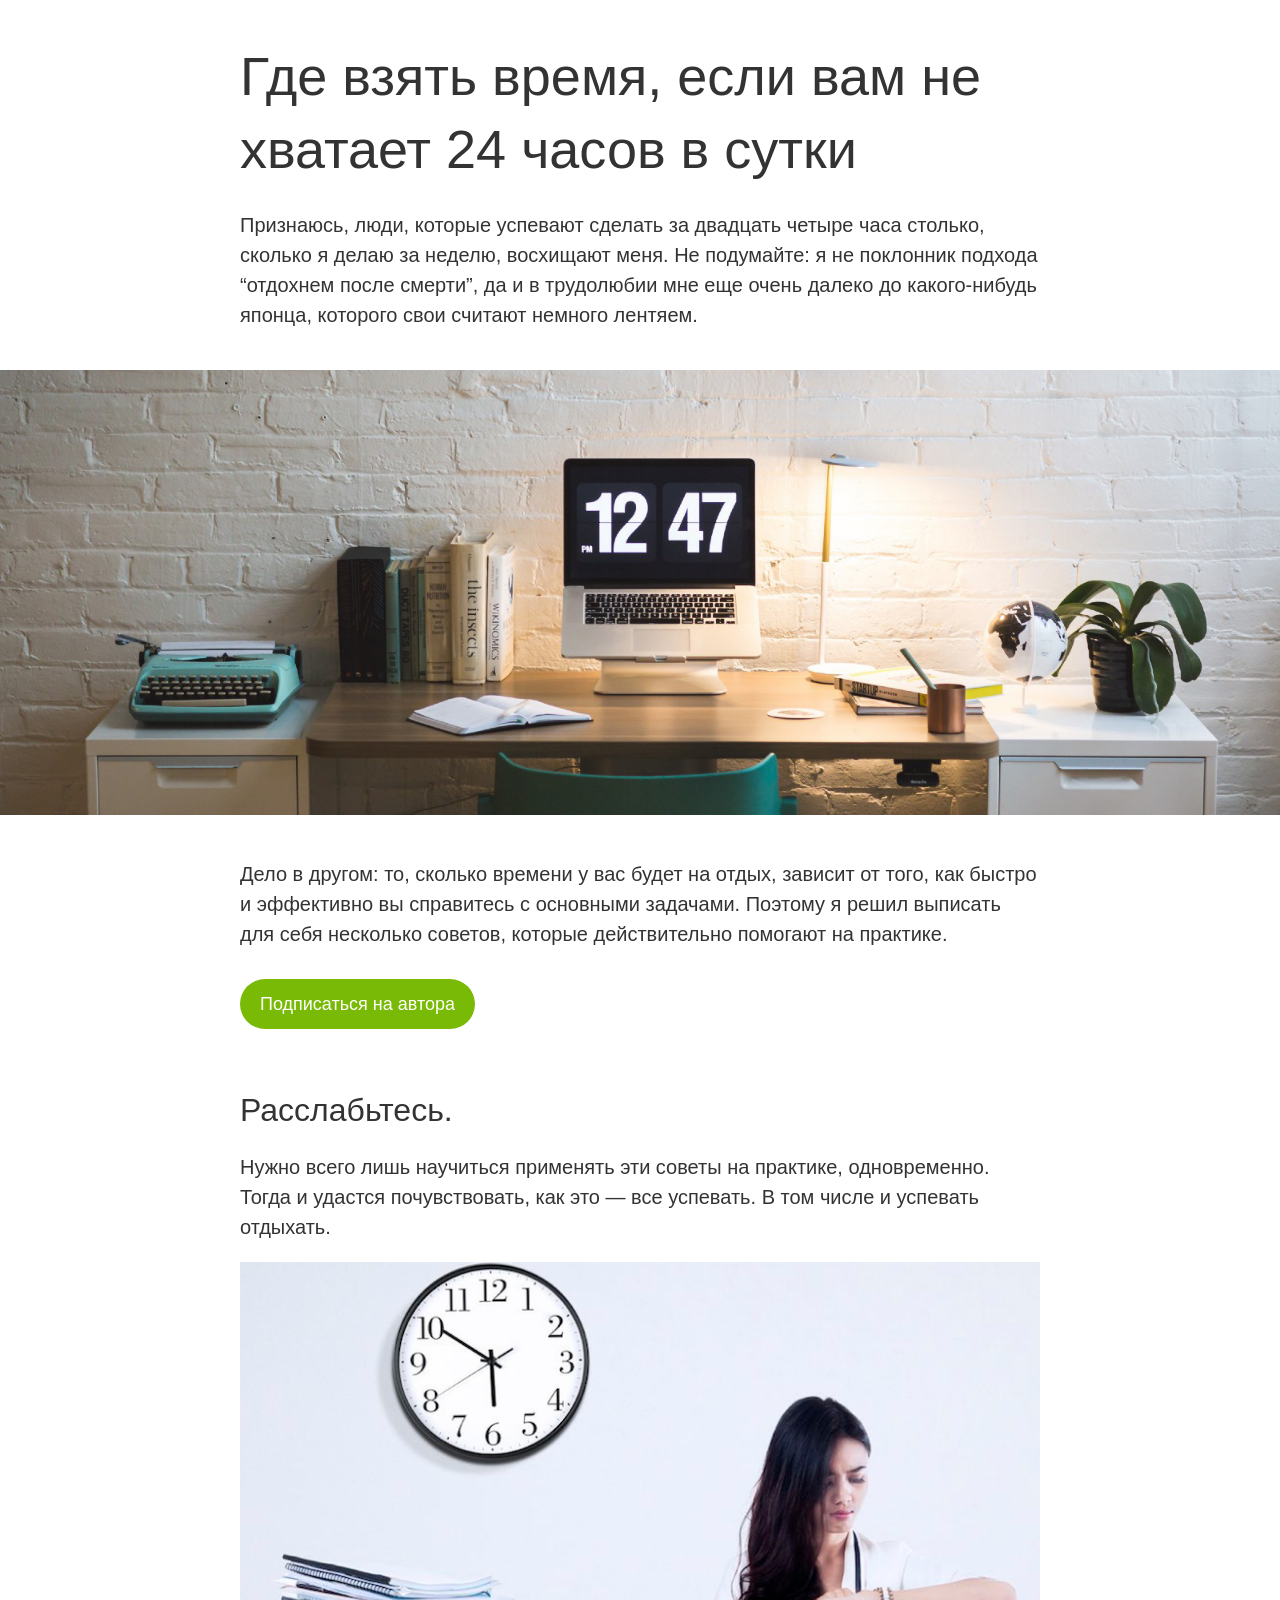
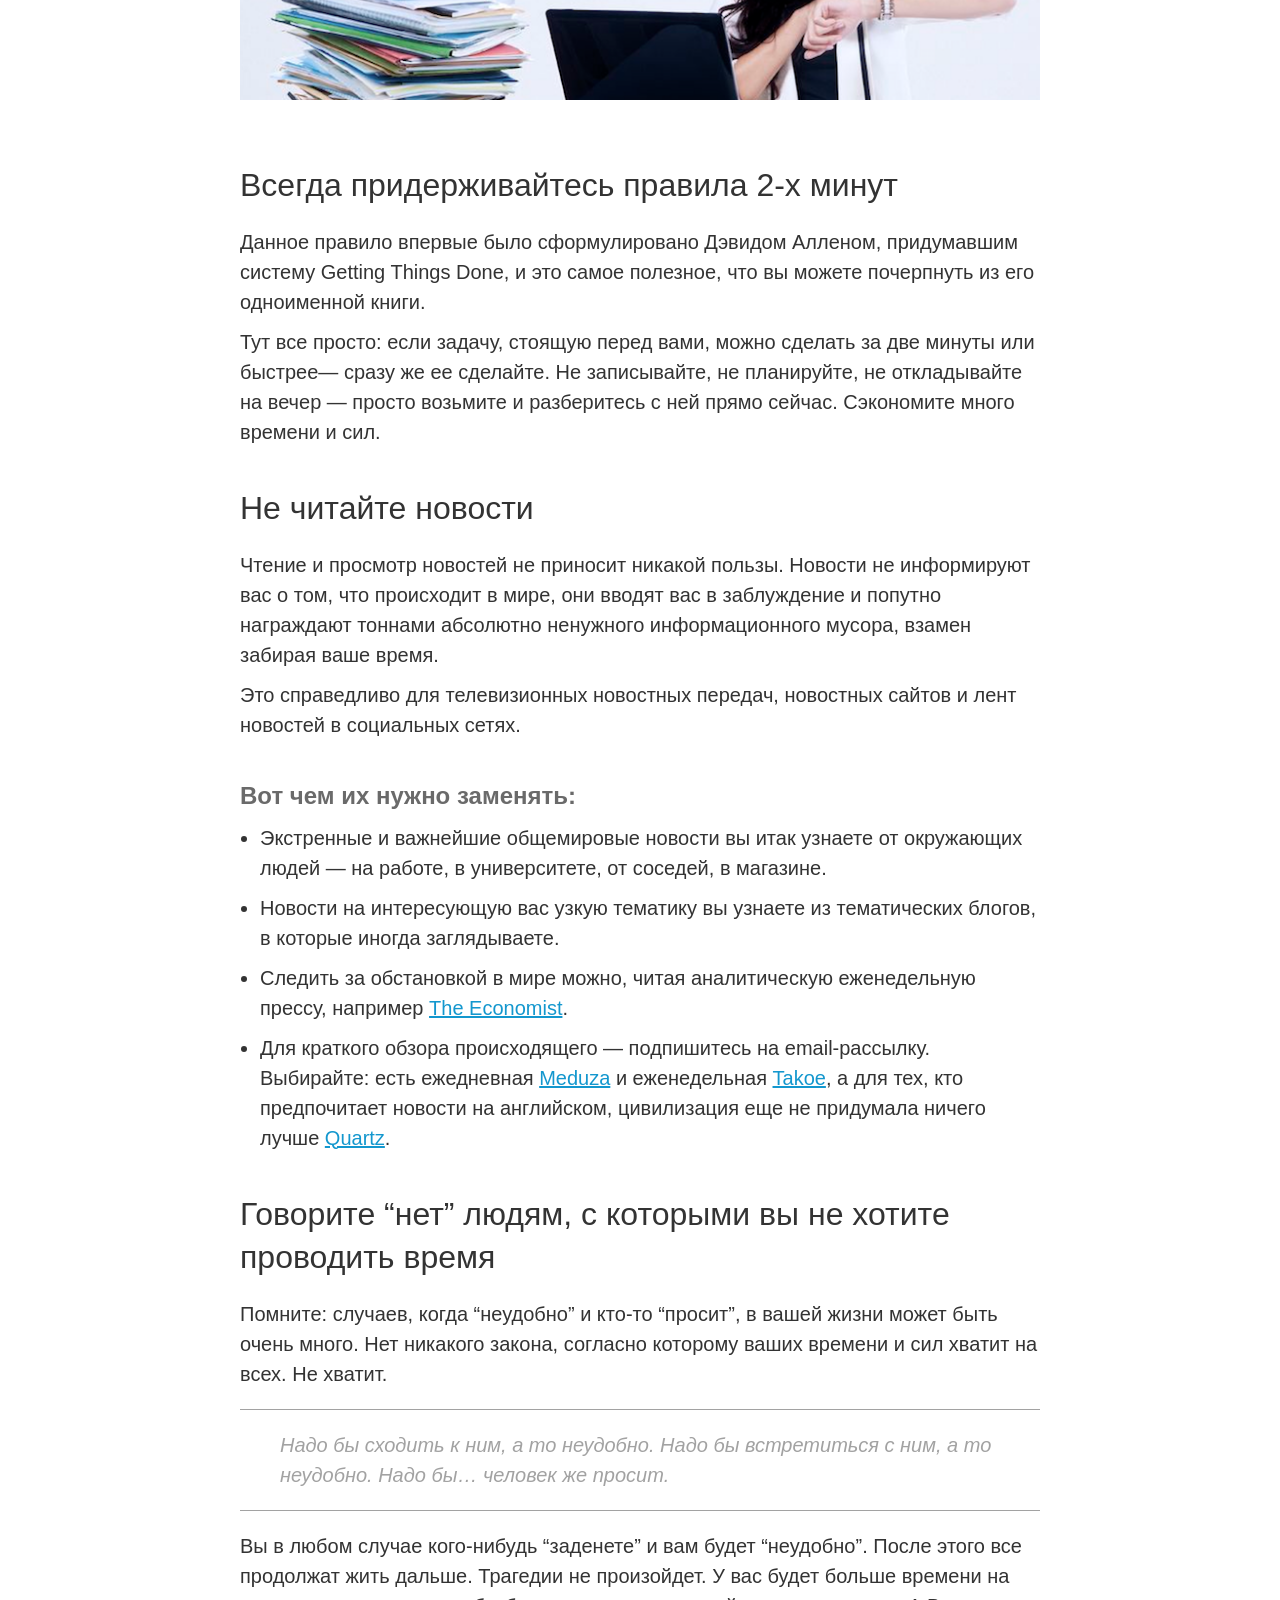
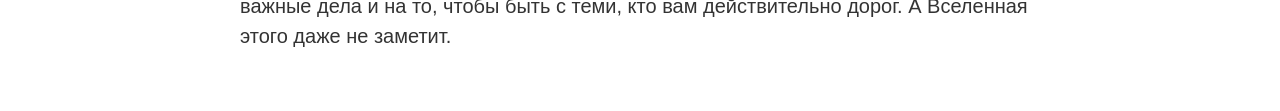
<file: Акинфиев ИП/CSS добавление стилей на сайт/6/index.html>
<!DOCTYPE html>
<html>
    <head>
        <meta charset="utf-8">
        <title>Где взять время, если вам не хватает 24 часов в сутки</title>
        <link href="style.css" rel="stylesheet">
    </head>
    <body class="article_wrapper">
        <div class="text_section">
            <h1 class="main_title">Где взять время, если вам не хватает 24 часов в сутки</h1>
            <p class="text">
                Признаюсь, люди, которые успевают сделать за двадцать четыре часа столько, сколько я делаю за неделю, восхищают меня. Не подумайте: я не поклонник подхода “отдохнем после смерти”, да и в трудолюбии мне еще очень далеко до какого-нибудь японца, которого свои считают немного лентяем.
            </p>
        </div>
        <img src="time.jpg" alt="Работа и время" class="full_screen_photo">
        <div class="text_section">
            <p class="text">
                Дело в другом: то, сколько времени у вас будет на отдых, зависит от того, как быстро и эффективно вы справитесь с основными задачами. Поэтому я решил выписать для себя несколько советов, которые действительно помогают на практике.
            </p>
            <button class="article_button">
                Подписаться на автора
            </button>
        </div>

        <div class="text_section">
            <h2 class="paragraph_title">Расслабьтесь.</h2>
            <p class="text">
                Нужно всего лишь научиться применять эти советы на практике, одновременно. Тогда и удастся почувствовать, как это — все успевать. В том числе и успевать отдыхать.
            </p>
        </div>

        <div class="text_section">
            <img src="photo.png" alt="Работа и время" class="article_photo">
            <h2 class="paragraph_title">Всегда придерживайтесь правила 2-х минут</h2>
            <p class="text">
                Данное правило впервые было сформулировано Дэвидом Алленом, придумавшим систему Getting Things Done, и это самое полезное, что вы можете почерпнуть из его одноименной книги.
            </p>
            <p class="text">
                Тут все просто: если задачу, стоящую перед вами, можно сделать за две минуты или быстрее— сразу же ее сделайте. Не записывайте, не планируйте, не откладывайте на вечер — просто возьмите и разберитесь с ней прямо сейчас. Сэкономите много времени и сил.
            </p>
        </div>

        <div class="text_section">
            <h2 class="paragraph_title">Не читайте новости</h2>
            <p class="text">
                Чтение и просмотр новостей не приносит никакой пользы. Новости не информируют вас о том, что происходит в мире, они вводят вас в заблуждение и попутно награждают тоннами абсолютно ненужного информационного мусора, взамен забирая ваше время.
            </p>
            <p class="text">
                Это справедливо для телевизионных новостных передач, новостных сайтов и лент новостей в социальных сетях.
            </p>
            
            <h3 class="list_title">Вот чем их нужно заменять:</h3>
            <ul class="list">
                <li class="list_item">
                    Экстренные и важнейшие общемировые новости вы итак узнаете от окружающих людей — на работе, в университете, от соседей, в магазине.
                </li>
                <li class="list_item">
                    Новости на интересующую вас узкую тематику вы узнаете из тематических блогов, в которые иногда заглядываете.
                </li>
                <li class="list_item">
                    Следить за обстановкой в мире можно, читая аналитическую еженедельную прессу, например <a href="https://www.economist.com/" class="link">The Economist</a>.
                </li>
                <li class="list_item">
                    Для краткого обзора происходящего — подпишитесь на email-рассылку. Выбирайте: есть ежедневная <a href="https://meduza.io/">Meduza</a> и еженедельная <a href="http://takoe.co/">Takoe</a>, а для тех, кто предпочитает новости на английском, цивилизация еще не придумала ничего лучше <a href="https://qz.com/emails/daily-brief/">Quartz</a>.
                </li>
            </ul>
        </div>

        <div class="text_section">
            <h2 class="paragraph_title">Говорите “нет” людям, с которыми вы не хотите проводить время</h2>
            <p class="text">
                Помните: случаев, когда “неудобно” и кто-то “просит”, в вашей жизни может быть очень много. Нет никакого закона, согласно которому ваших времени и сил хватит на всех. Не хватит.
            </p>
            <blockquote class="quote">
                Надо бы сходить к ним, а то неудобно. Надо бы встретиться с ним, а то неудобно. Надо бы… человек же просит.
            </blockquote>
            <p class="text">
                Вы в любом случае кого-нибудь “заденете” и вам будет “неудобно”. После этого все продолжат жить дальше. Трагедии не произойдет. У вас будет больше времени на важные дела и на то, чтобы быть с теми, кто вам действительно дорог. А Вселенная этого даже не заметит.
            </p>
        </div>
    </body>
</html>
</file>
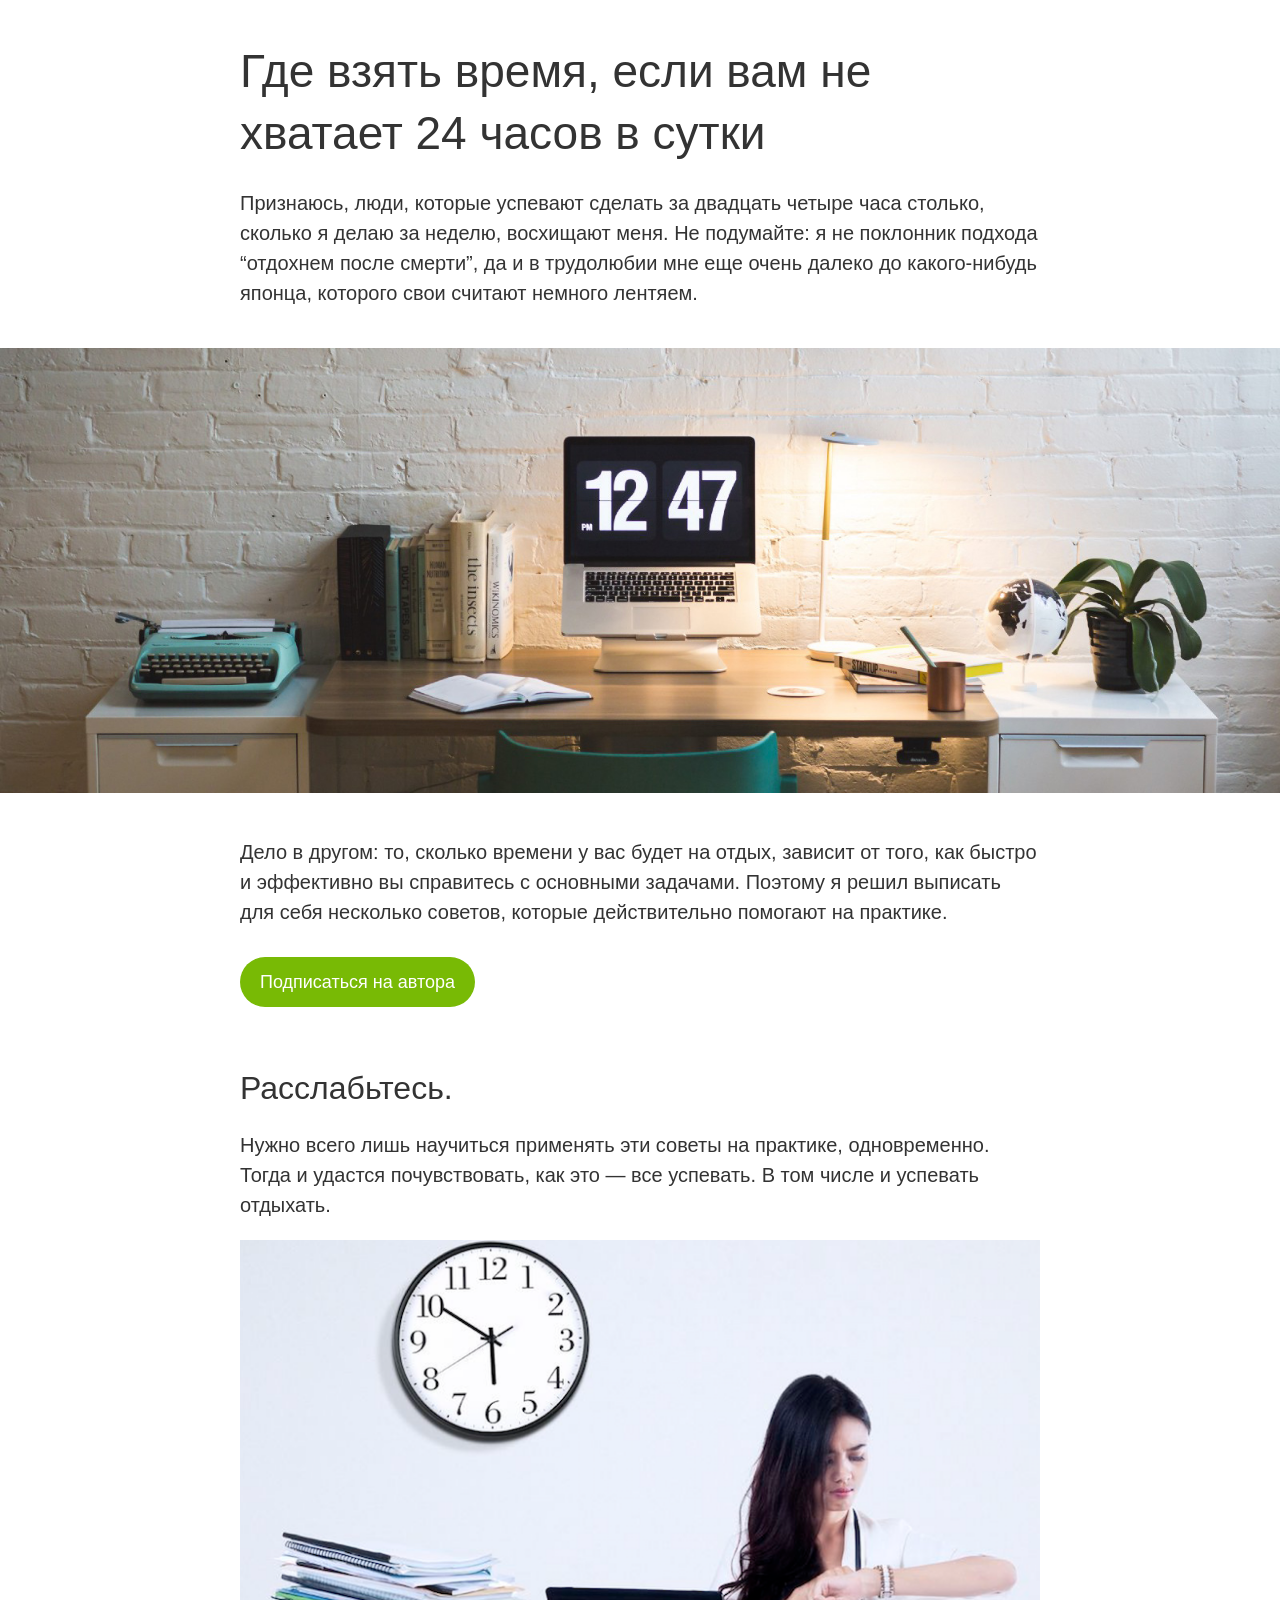
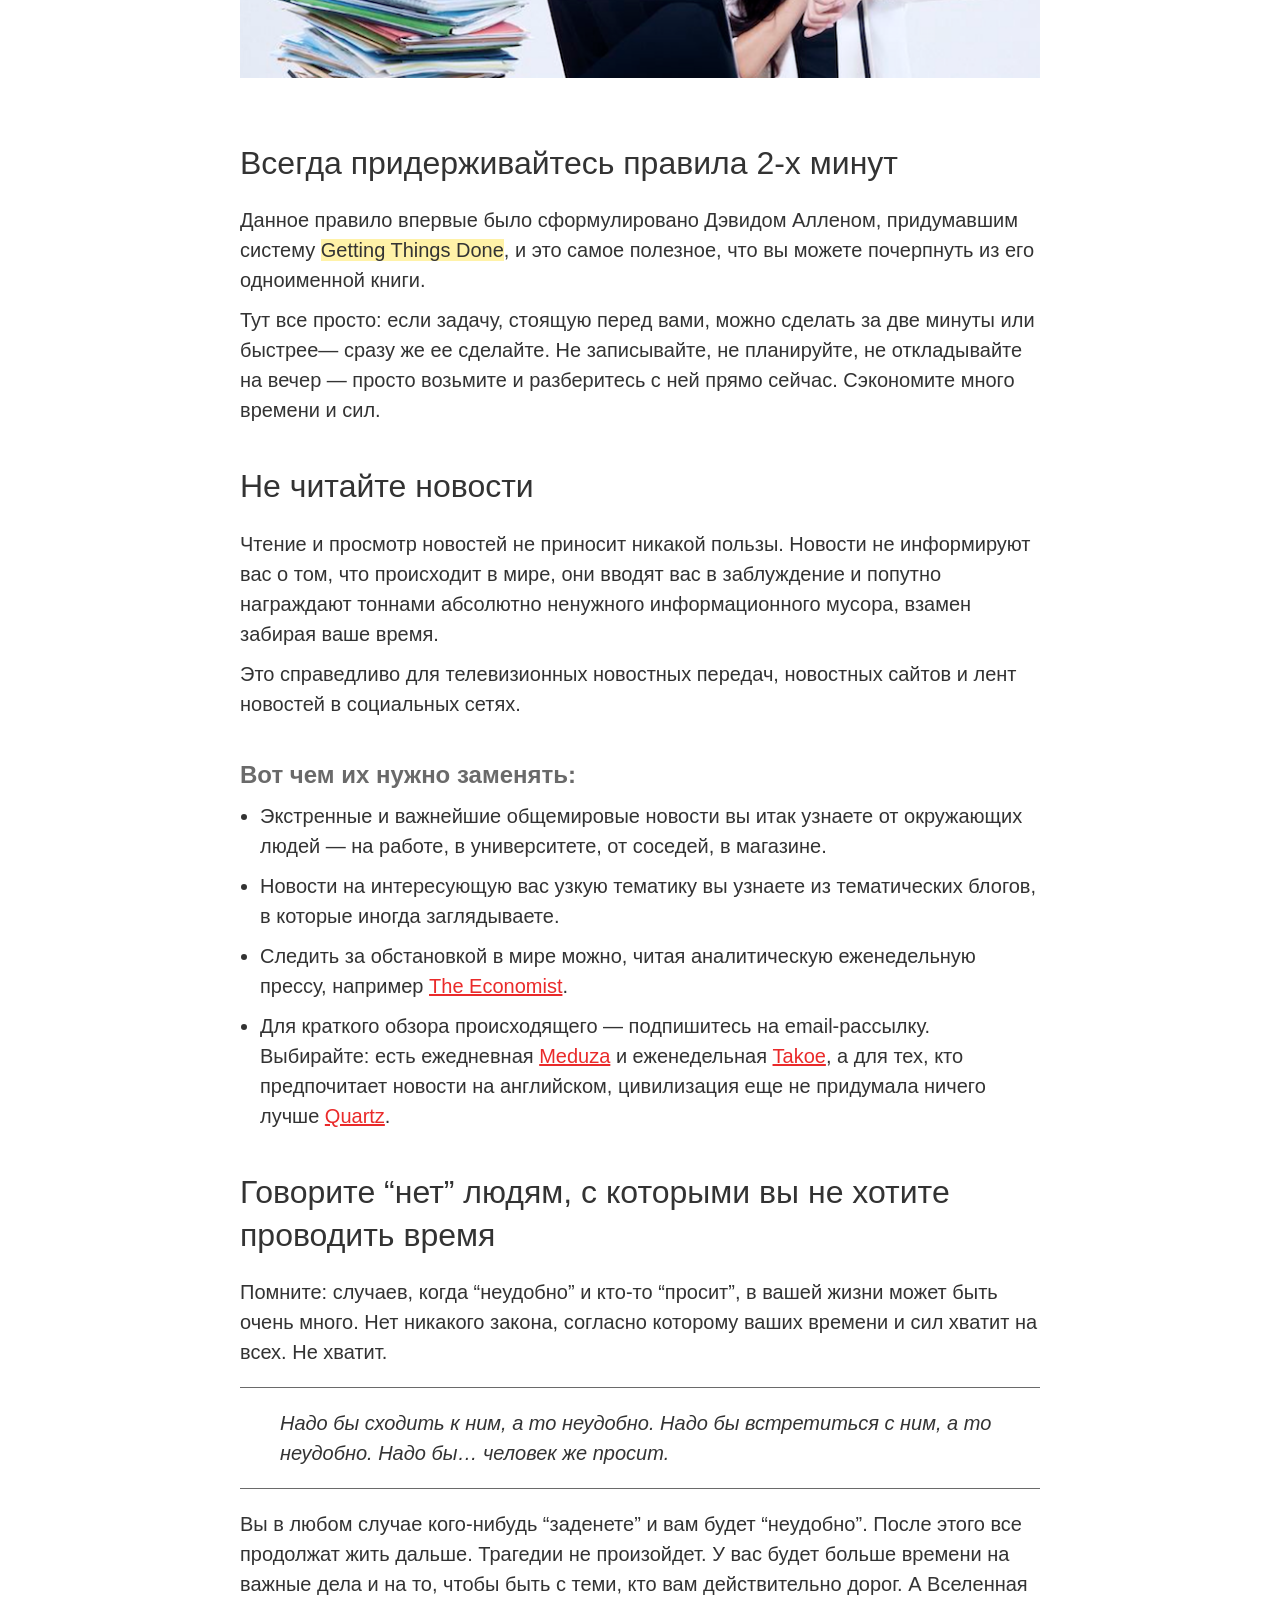
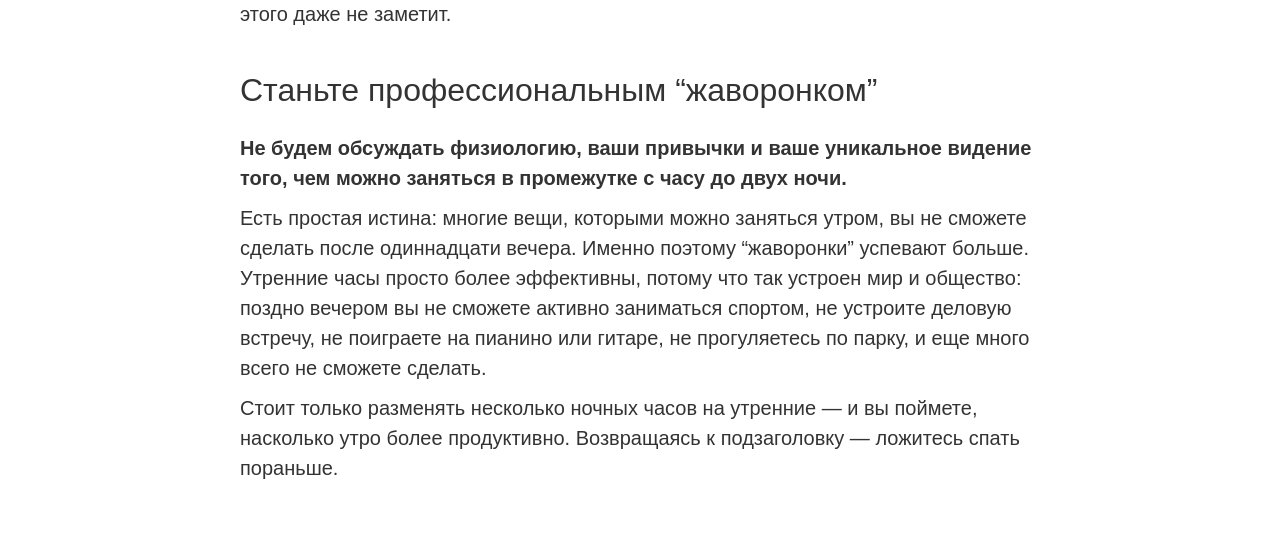
<file: Акинфиев ИП/CSS добавление стилей на сайт/7/index.html>
<!DOCTYPE html>
<html>
    <head>
        <meta charset="utf-8">
        <title>Где взять время, если вам не хватает 24 часов в сутки</title>
        <link href="style.css" rel="stylesheet">
    </head>
    <body class="article_wrapper">
        <div class="text_section">
            <h1 class="main_title">Где взять время, если вам не хватает 24 часов в сутки</h1>
            <p class="text">
                Признаюсь, люди, которые успевают сделать за двадцать четыре часа столько, сколько я делаю за неделю, восхищают меня. Не подумайте: я не поклонник подхода “отдохнем после смерти”, да и в трудолюбии мне еще очень далеко до какого-нибудь японца, которого свои считают немного лентяем.
            </p>
        </div>
        <img src="time.jpg" alt="Работа и время" class="full_screen_photo">
        <div class="text_section">
            <p class="text">
                Дело в другом: то, сколько времени у вас будет на отдых, зависит от того, как быстро и эффективно вы справитесь с основными задачами. Поэтому я решил выписать для себя несколько советов, которые действительно помогают на практике.
            </p>
            <button class="article_button">
                Подписаться на автора
            </button>
        </div>

        <div class="text_section">
            <h2 class="paragraph_title">Расслабьтесь.</h2>
            <p class="text">
                Нужно всего лишь научиться применять эти советы на практике, одновременно. Тогда и удастся почувствовать, как это — все успевать. В том числе и успевать отдыхать.
            </p>
        </div>

        <div class="text_section">
            <img src="photo.png" alt="Работа и время" class="article_photo">
            <h2 class="paragraph_title">Всегда придерживайтесь правила 2-х минут</h2>
            <p class="text">
                Данное правило впервые было сформулировано Дэвидом Алленом, придумавшим систему <span class="highlight">Getting Things Done</span>, и это самое полезное, что вы можете почерпнуть из его одноименной книги.
            </p>
            <p class="text">
                Тут все просто: если задачу, стоящую перед вами, можно сделать за две минуты или быстрее— сразу же ее сделайте. Не записывайте, не планируйте, не откладывайте на вечер — просто возьмите и разберитесь с ней прямо сейчас. Сэкономите много времени и сил.
            </p>
        </div>

        <div class="text_section">
            <h2 class="paragraph_title">Не читайте новости</h2>
            <p class="text">
                Чтение и просмотр новостей не приносит никакой пользы. Новости не информируют вас о том, что происходит в мире, они вводят вас в заблуждение и попутно награждают тоннами абсолютно ненужного информационного мусора, взамен забирая ваше время.
            </p>
            <p class="text">
                Это справедливо для телевизионных новостных передач, новостных сайтов и лент новостей в социальных сетях.
            </p>
            
            <h3 class="list_title">Вот чем их нужно заменять:</h3>
            <ul class="list">
                <li class="list_item">
                    Экстренные и важнейшие общемировые новости вы итак узнаете от окружающих людей — на работе, в университете, от соседей, в магазине.
                </li>
                <li class="list_item">
                    Новости на интересующую вас узкую тематику вы узнаете из тематических блогов, в которые иногда заглядываете.
                </li>
                <li class="list_item">
                    Следить за обстановкой в мире можно, читая аналитическую еженедельную прессу, например <a href="https://www.economist.com/" class="link">The Economist</a>.
                </li>
                <li class="list_item">
                    Для краткого обзора происходящего — подпишитесь на email-рассылку. Выбирайте: есть ежедневная <a href="https://meduza.io/">Meduza</a> и еженедельная <a href="http://takoe.co/">Takoe</a>, а для тех, кто предпочитает новости на английском, цивилизация еще не придумала ничего лучше <a href="https://qz.com/emails/daily-brief/">Quartz</a>.
                </li>
            </ul>
        </div>

        <div class="text_section">
            <h2 class="paragraph_title">Говорите “нет” людям, с которыми вы не хотите проводить время</h2>
            <p class="text">
                Помните: случаев, когда “неудобно” и кто-то “просит”, в вашей жизни может быть очень много. Нет никакого закона, согласно которому ваших времени и сил хватит на всех. Не хватит.
            </p>
            <blockquote class="quote">
                Надо бы сходить к ним, а то неудобно. Надо бы встретиться с ним, а то неудобно. Надо бы… человек же просит.
            </blockquote>
            <p class="text">
                Вы в любом случае кого-нибудь “заденете” и вам будет “неудобно”. После этого все продолжат жить дальше. Трагедии не произойдет. У вас будет больше времени на важные дела и на то, чтобы быть с теми, кто вам действительно дорог. А Вселенная этого даже не заметит.
            </p>
        </div>

        <div class="text_section">
            <h2 class="paragraph_title">Станьте профессиональным “жаворонком”</h2>
            <p class="text bold_text">
                Не будем обсуждать физиологию, ваши привычки и ваше уникальное видение того, чем можно заняться в промежутке с часу до двух ночи.
            </p>
            <p class="text">
                Есть простая истина: многие вещи, которыми можно заняться утром, вы не сможете сделать после одиннадцати вечера. Именно поэтому “жаворонки” успевают больше. Утренние часы просто более эффективны, потому что так устроен мир и общество: поздно вечером вы не сможете активно заниматься спортом, не устроите деловую встречу, не поиграете на пианино или гитаре, не прогуляетесь по парку, и еще много всего не сможете сделать.
            </p>
            <p class="text">
                Стоит только разменять несколько ночных часов на утренние — и вы поймете, насколько утро более продуктивно. Возвращаясь к подзаголовку — ложитесь спать пораньше.
            </p>
        </div>
    </body>
</html>
</file>
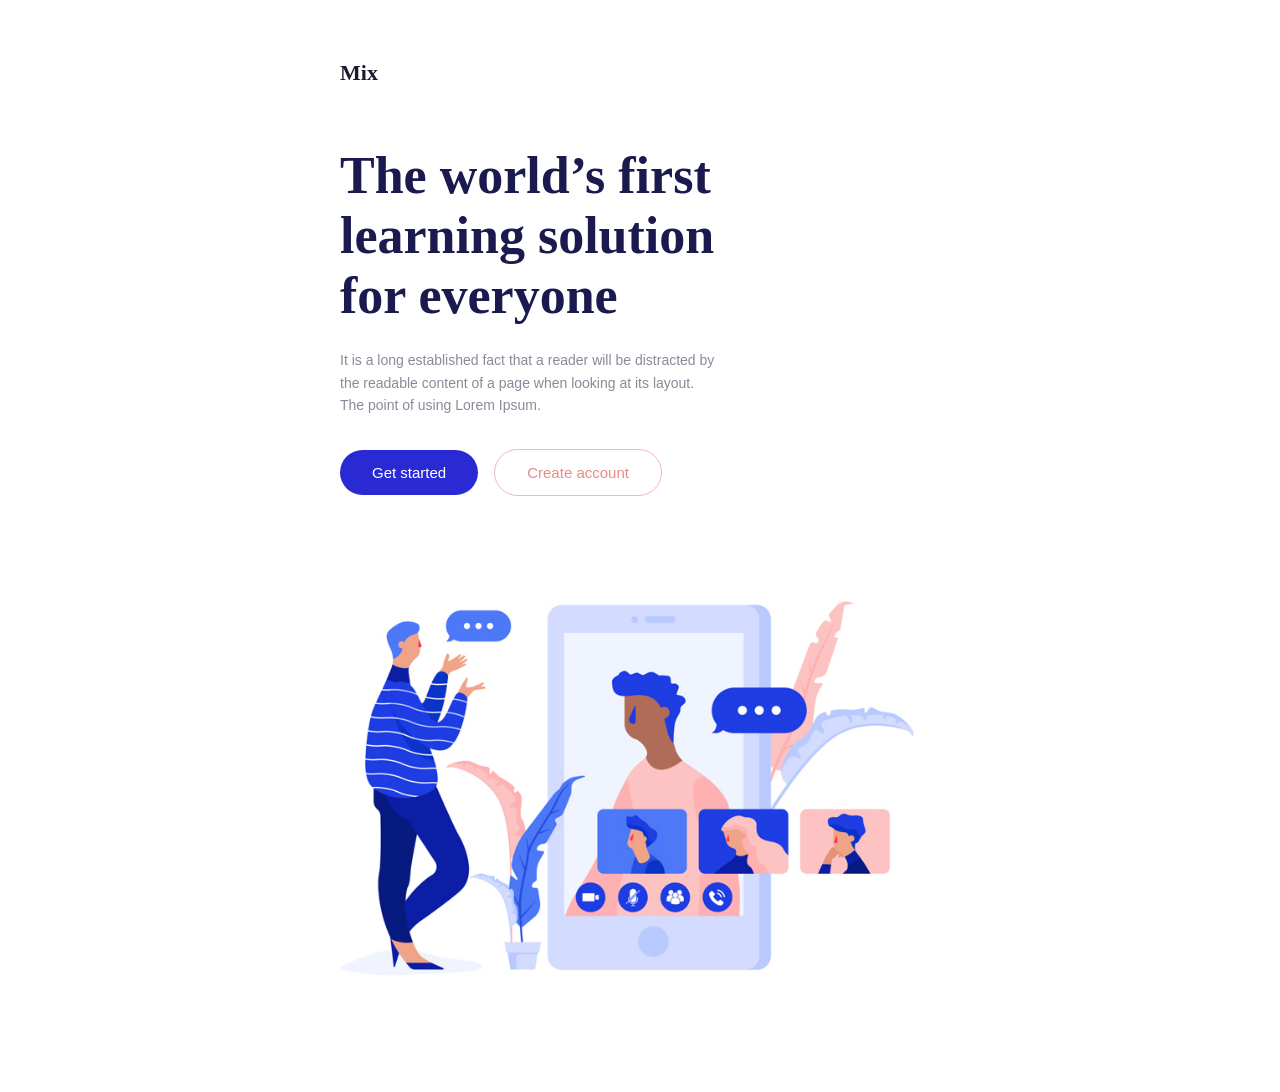
<file: Акинфиев ИП/CSS добавление стилей на сайт/8/index.html>
<!DOCTYPE html>
<html>
    <head>
        <meta charset="utf-8">
        <title>Mix — The world's first learning solution</title>
        <link href="style.css" rel="stylesheet">
    </head>
    <body class="promo_wrapper">
        <div class="promo_content">
            <div class="logo">Mix</div>

            <h1 class="promo_title">
                The world’s first<br>
                learning solution<br>
                for everyone
            </h1>

            <p class="promo_text">
                It is a long established fact that a reader will be distracted
                by the readable content of a page when looking at its
                layout. The point of using Lorem Ipsum.
            </p>

            <div class="buttons">
                <button class="button_primary">Get started</button>
                <button class="button_secondary">Create account</button>
            </div>

            <img src="clipart.jpg" alt="Learning solution" class="promo_image">
        </div>
    </body>
</html>
</file>
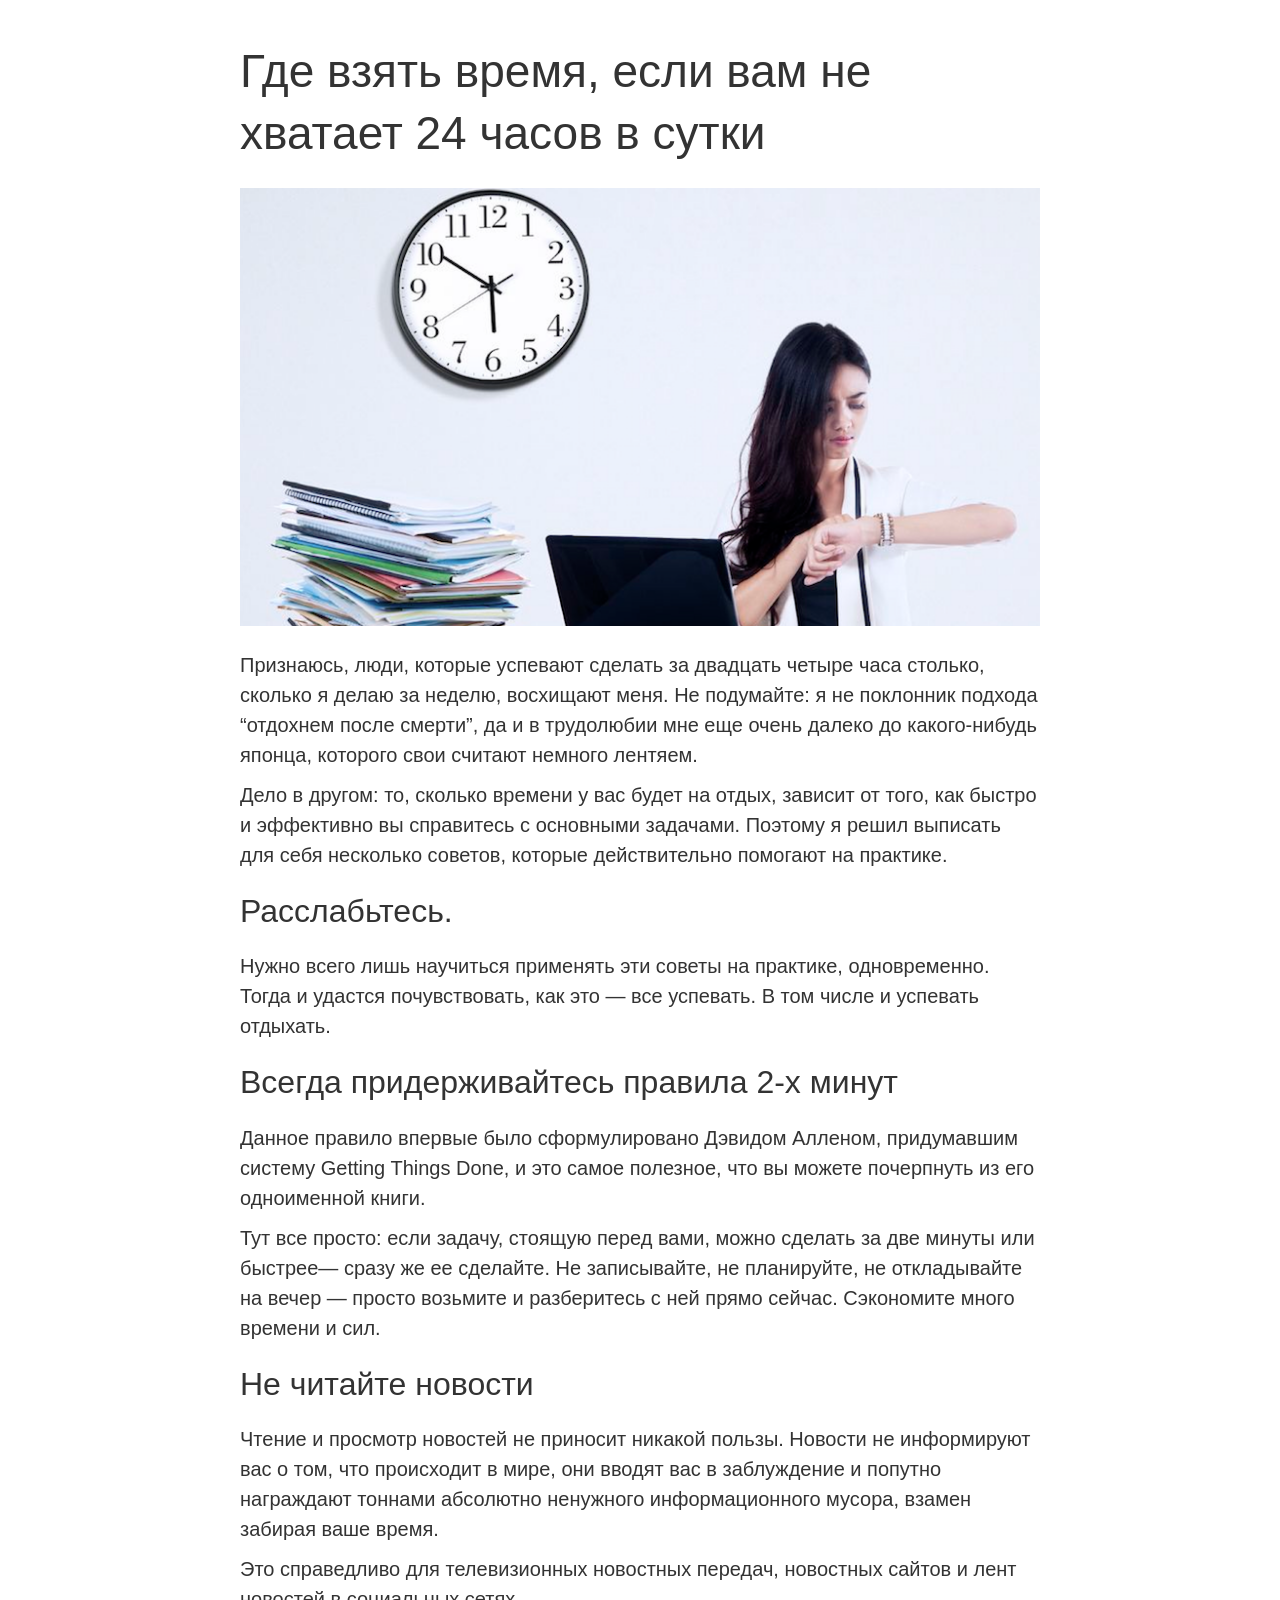
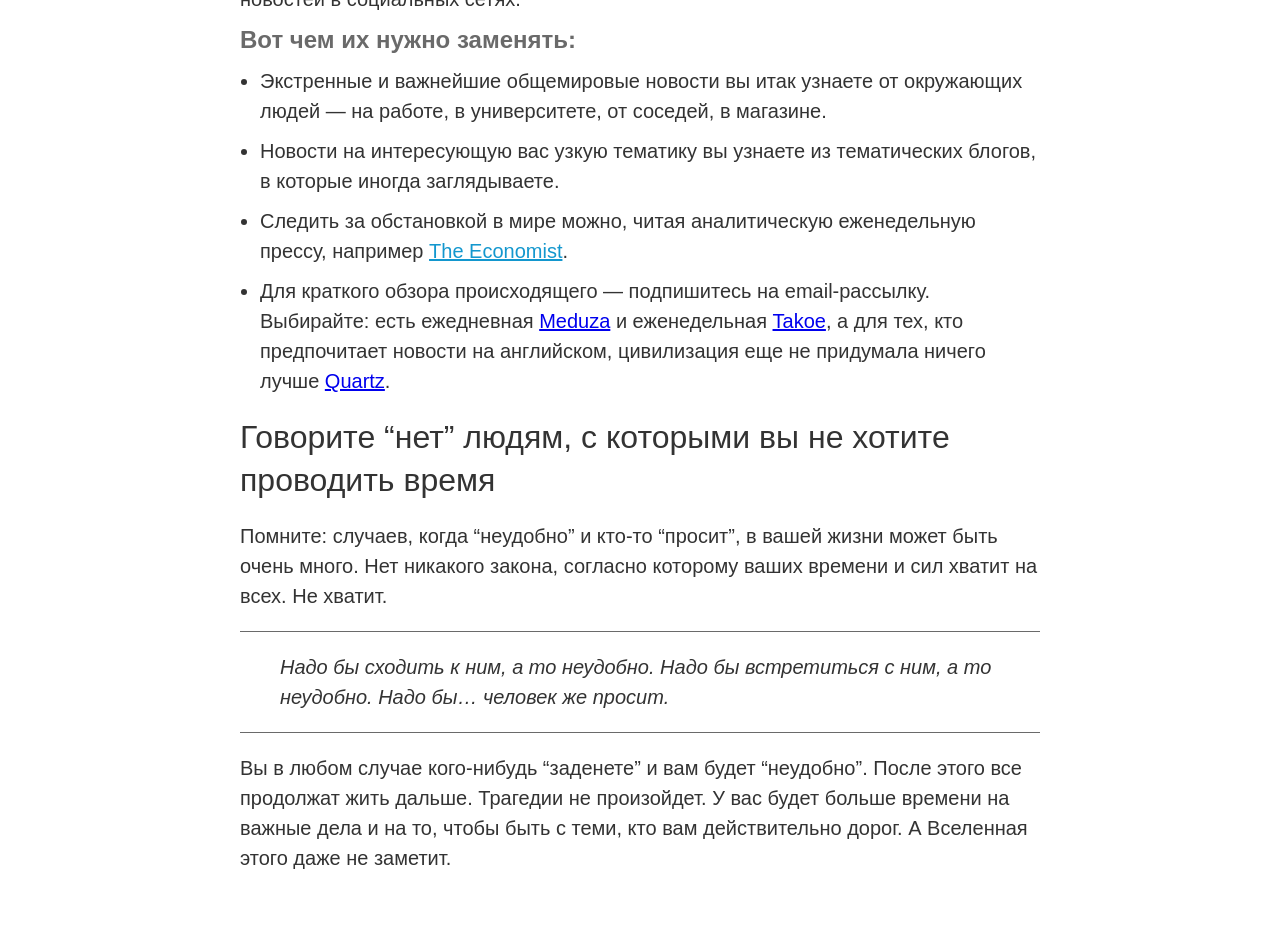
<file: Акинфиев ИП/Что будем делать на курсе. Структура страницы HTML/2/index.html>
<!DOCTYPE html>
<html>
    <head>
        <meta charset="utf-8">
        <title>Где взять время, если вам не хватает 24 часов в сутки</title>
        <link href="cssstyle.css" rel="stylesheet">
    </head>
    <body class="article_wrapper">
        <div class="text_section">
            <h1 class="main_title">Где взять время, если вам не хватает 24 часов в сутки</h1>
            <img src="imagesphoto.png" alt="Работа и время" class="article_photo">
            <p class="text">
                Признаюсь, люди, которые успевают сделать за двадцать четыре часа столько, сколько я делаю за неделю, восхищают меня. Не подумайте: я не поклонник подхода “отдохнем после смерти”, да и в трудолюбии мне еще очень далеко до какого-нибудь японца, которого свои считают немного лентяем.
            </p>
            <p class="text">
                Дело в другом: то, сколько времени у вас будет на отдых, зависит от того, как быстро и эффективно вы справитесь с основными задачами. Поэтому я решил выписать для себя несколько советов, которые действительно помогают на практике.
            </p>
        </div>

        <div class="text_section">
            <h2 class="paragraph_title">Расслабьтесь.</h2>
            <p class="text">
                Нужно всего лишь научиться применять эти советы на практике, одновременно. Тогда и удастся почувствовать, как это — все успевать. В том числе и успевать отдыхать.
            </p>
        </div>

        <div class="text_section">
            <h2 class="paragraph_title">Всегда придерживайтесь правила 2-х минут</h2>
            <p class="text">
                Данное правило впервые было сформулировано Дэвидом Алленом, придумавшим систему Getting Things Done, и это самое полезное, что вы можете почерпнуть из его одноименной книги.
            </p>
            <p class="text">
                Тут все просто: если задачу, стоящую перед вами, можно сделать за две минуты или быстрее— сразу же ее сделайте. Не записывайте, не планируйте, не откладывайте на вечер — просто возьмите и разберитесь с ней прямо сейчас. Сэкономите много времени и сил.
            </p>
        </div>

        <div class="text_section">
            <h2 class="paragraph_title">Не читайте новости</h2>
            <p class="text">
                Чтение и просмотр новостей не приносит никакой пользы. Новости не информируют вас о том, что происходит в мире, они вводят вас в заблуждение и попутно награждают тоннами абсолютно ненужного информационного мусора, взамен забирая ваше время.
            </p>
            <p class="text">
                Это справедливо для телевизионных новостных передач, новостных сайтов и лент новостей в социальных сетях.
            </p>
            
            <h3 class="list_title">Вот чем их нужно заменять:</h3>
            <ul class="list">
                <li class="list_item">
                    Экстренные и важнейшие общемировые новости вы итак узнаете от окружающих людей — на работе, в университете, от соседей, в магазине.
                </li>
                <li class="list_item">
                    Новости на интересующую вас узкую тематику вы узнаете из тематических блогов, в которые иногда заглядываете.
                </li>
                <li class="list_item">
                    Следить за обстановкой в мире можно, читая аналитическую еженедельную прессу, например <a href="https://www.economist.com/" class="link">The Economist</a>.
                </li>
                <li class="list_item">
                    Для краткого обзора происходящего — подпишитесь на email-рассылку. Выбирайте: есть ежедневная <a href="https://meduza.io/">Meduza</a> и еженедельная <a href="http://takoe.co/">Takoe</a>, а для тех, кто предпочитает новости на английском, цивилизация еще не придумала ничего лучше <a href="https://qz.com/emails/daily-brief/">Quartz</a>.
                </li>
            </ul>
        </div>

        <div class="text_section">
            <h2 class="paragraph_title">Говорите “нет” людям, с которыми вы не хотите проводить время</h2>
            <p class="text">
                Помните: случаев, когда “неудобно” и кто-то “просит”, в вашей жизни может быть очень много. Нет никакого закона, согласно которому ваших времени и сил хватит на всех. Не хватит.
            </p>
            <blockquote class="quote">
                Надо бы сходить к ним, а то неудобно. Надо бы встретиться с ним, а то неудобно. Надо бы… человек же просит.
            </blockquote>
            <p class="text">
                Вы в любом случае кого-нибудь “заденете” и вам будет “неудобно”. После этого все продолжат жить дальше. Трагедии не произойдет. У вас будет больше времени на важные дела и на то, чтобы быть с теми, кто вам действительно дорог. А Вселенная этого даже не заметит.
            </p>
        </div>
    </body>
</html>
</file>
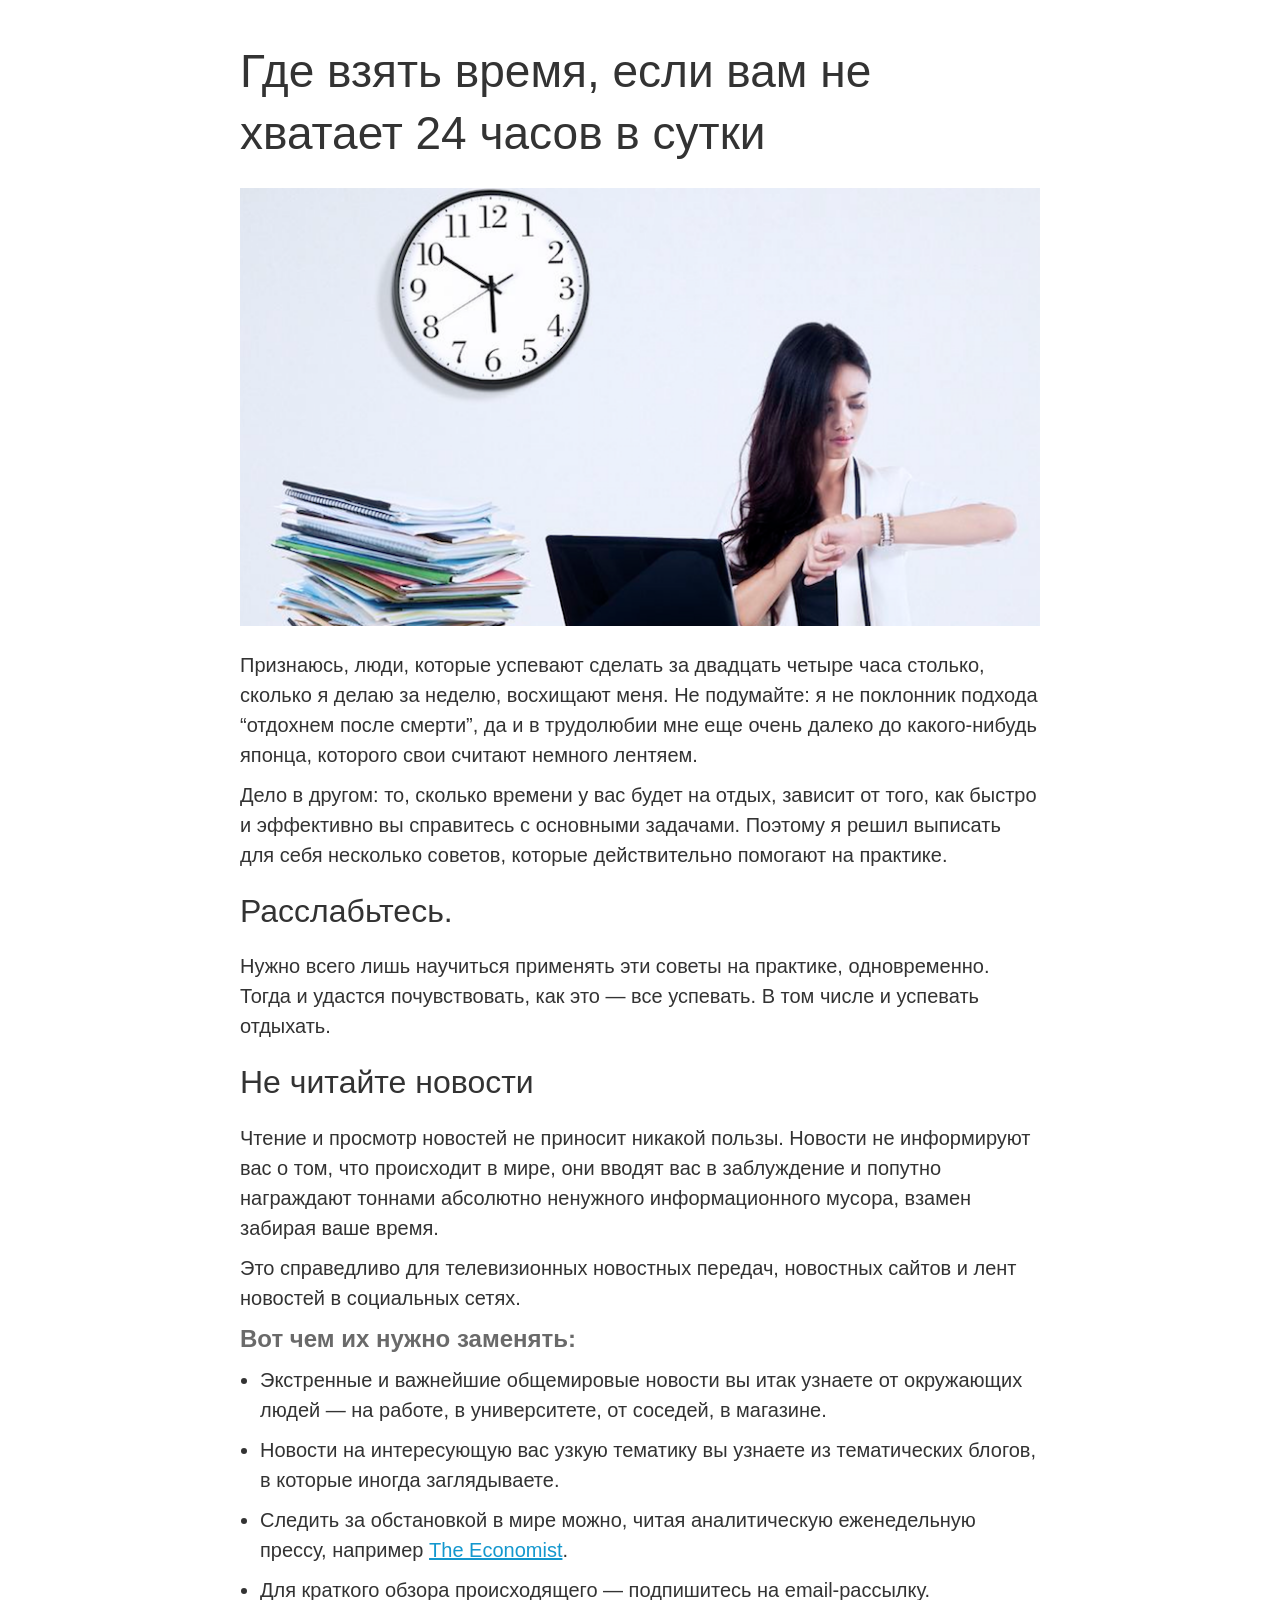
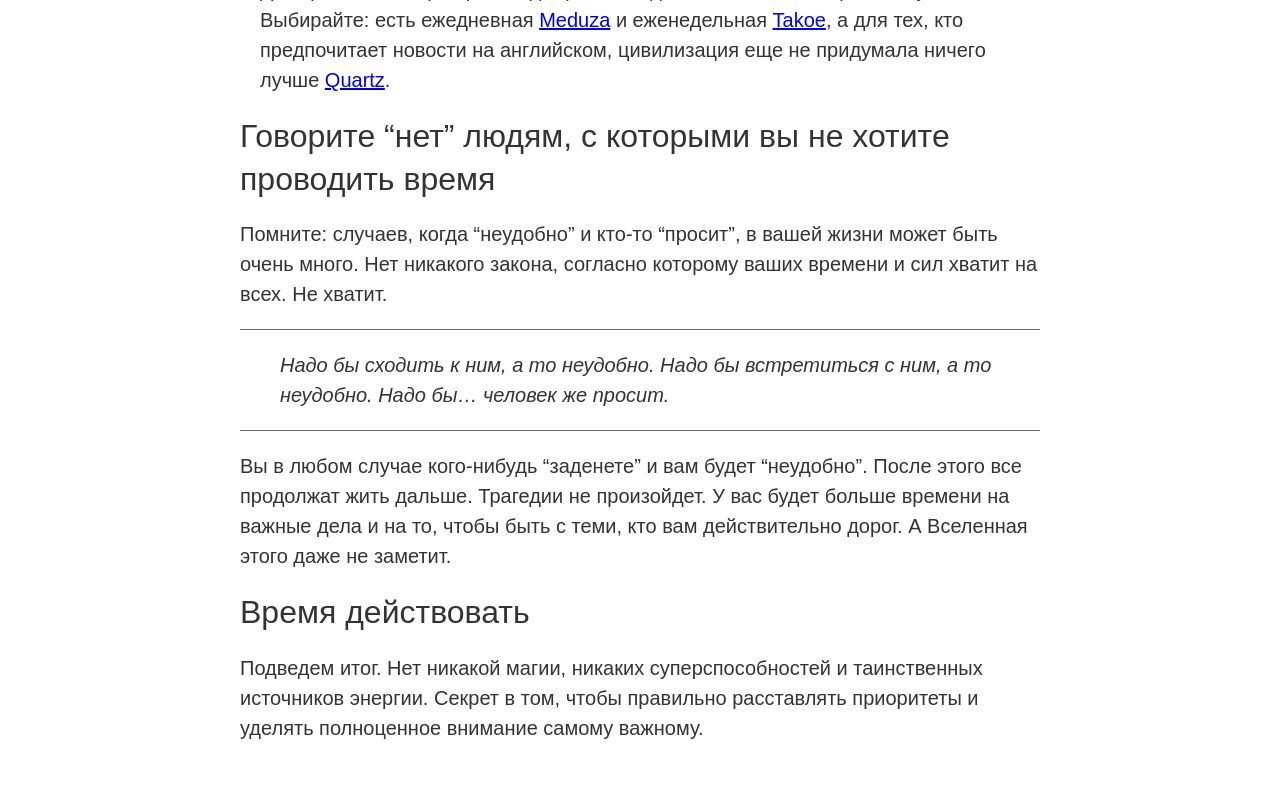
<file: Акинфиев ИП/Что будем делать на курсе. Структура страницы HTML/3/index.html>
<!DOCTYPE html>
<html>
    <head>
        <meta charset="utf-8">
        <title>Где взять время, если вам не хватает 24 часов в сутки</title>
        <link href="cssstyle.css" rel="stylesheet">
    </head>
    <body class="article_wrapper">
        <div class="text_section">
            <h1 class="main_title">Где взять время, если вам не хватает 24 часов в сутки</h1>
            <img src="imagesphoto.png" alt="Работа и время" class="article_photo">
            <p class="text">
                Признаюсь, люди, которые успевают сделать за двадцать четыре часа столько, сколько я делаю за неделю, восхищают меня. Не подумайте: я не поклонник подхода “отдохнем после смерти”, да и в трудолюбии мне еще очень далеко до какого-нибудь японца, которого свои считают немного лентяем.
            </p>
            <p class="text">
                Дело в другом: то, сколько времени у вас будет на отдых, зависит от того, как быстро и эффективно вы справитесь с основными задачами. Поэтому я решил выписать для себя несколько советов, которые действительно помогают на практике.
            </p>
        </div>

        <div class="text_section">
            <h2 class="paragraph_title">Расслабьтесь.</h2>
            <p class="text">
                Нужно всего лишь научиться применять эти советы на практике, одновременно. Тогда и удастся почувствовать, как это — все успевать. В том числе и успевать отдыхать.
            </p>
        </div>

        <div class="text_section">
            <h2 class="paragraph_title">Не читайте новости</h2>
            <p class="text">
                Чтение и просмотр новостей не приносит никакой пользы. Новости не информируют вас о том, что происходит в мире, они вводят вас в заблуждение и попутно награждают тоннами абсолютно ненужного информационного мусора, взамен забирая ваше время.
            </p>
            <p class="text">
                Это справедливо для телевизионных новостных передач, новостных сайтов и лент новостей в социальных сетях.
            </p>
            
            <h3 class="list_title">Вот чем их нужно заменять:</h3>
            <ul class="list">
                <li class="list_item">
                    Экстренные и важнейшие общемировые новости вы итак узнаете от окружающих людей — на работе, в университете, от соседей, в магазине.
                </li>
                <li class="list_item">
                    Новости на интересующую вас узкую тематику вы узнаете из тематических блогов, в которые иногда заглядываете.
                </li>
                <li class="list_item">
                    Следить за обстановкой в мире можно, читая аналитическую еженедельную прессу, например <a href="https://www.economist.com/" class="link">The Economist</a>.
                </li>
                <li class="list_item">
                    Для краткого обзора происходящего — подпишитесь на email-рассылку. Выбирайте: есть ежедневная <a href="https://meduza.io/">Meduza</a> и еженедельная <a href="http://takoe.co/">Takoe</a>, а для тех, кто предпочитает новости на английском, цивилизация еще не придумала ничего лучше <a href="https://qz.com/emails/daily-brief/">Quartz</a>.
                </li>
            </ul>
        </div>

        <div class="text_section">
            <h2 class="paragraph_title">Говорите “нет” людям, с которыми вы не хотите проводить время</h2>
            <p class="text">
                Помните: случаев, когда “неудобно” и кто-то “просит”, в вашей жизни может быть очень много. Нет никакого закона, согласно которому ваших времени и сил хватит на всех. Не хватит.
            </p>
            <blockquote class="quote">
                Надо бы сходить к ним, а то неудобно. Надо бы встретиться с ним, а то неудобно. Надо бы… человек же просит.
            </blockquote>
            <p class="text">
                Вы в любом случае кого-нибудь “заденете” и вам будет “неудобно”. После этого все продолжат жить дальше. Трагедии не произойдет. У вас будет больше времени на важные дела и на то, чтобы быть с теми, кто вам действительно дорог. А Вселенная этого даже не заметит.
            </p>
        </div>

        <!-- НОВЫЙ БЛОК -->
        <div class="text_section">
            <h2 class="paragraph_title">Время действовать</h2>
            <p class="text">
                Подведем итог. Нет никакой магии, никаких суперспособностей и таинственных источников энергии. Секрет в том, чтобы правильно расставлять приоритеты и уделять полноценное внимание самому важному.
            </p>
        </div>
    </body>
</html>
</file>
<file: Акинфиев ИП/CSS добавление стилей на сайт/6/style.css>
*
{
    padding: 0;
    margin: 0;
}

.article_wrapper
{
    padding: 40px 0;
}

.text_section
{
    margin: 0 auto 20px;
    max-width: 800px;
}

.text,
.list,
.quote
{
    font-family: 'Georgia', sans-serif;
    color: #333;
    line-height: 1.5;
    font-size: 20px;
}

.main_title,
.paragraph_title,
.list_title,
.article_button
{
    font-family: 'Arial', sans-serif;
    color: #333;
    line-height: 1.35;
}

.main_title
{
    font-size: 54px;
    margin: 0 0 24px;
    font-weight: normal;
}

.paragraph_title
{
    font-size: 32px;
    margin: 40px 0 20px;
    font-weight: normal;
}

.list_title
{
    font-size: 24px;
    color: #6a6a6a;
    margin: 40px 0 10px;
    font-weight: bold;
}

.text
{
    margin: 0 0 10px;
}

.list
{
    padding-left: 20px;
}

.list_item
{
    margin-bottom: 10px;
}

.quote
{
    margin: 20px 0;
    padding: 20px 40px;
    font-style: italic;
    color: #a2a2a2;
    border-top: 1px solid #a2a2a2;
    border-bottom: 1px solid #a2a2a2;
}

.article_photo
{
    margin-bottom: 20px;
    max-width: 100%;
}

.link,
a,
a:visited
{
    color: #1397ce;
}

.link:hover
{
    color: #0c749f;
}

.full_screen_photo
{
    margin: 20px 0 40px;
    width: 100%;
}

.article_button
{
    display: inline-block;
    padding: 5px 20px;
    border-radius: 30px;
    line-height: 40px;
    color: #fff;
    background-color: #78ba05;
    box-shadow: none;
    border: none;
    font-size: 18px;
    margin: 20px 0;
    cursor: pointer;
    outline: none;
}

.article_button:hover
{
    background-color: #5a8b05;
}
</file>
<file: Акинфиев ИП/CSS добавление стилей на сайт/7/style.css>
*
{
    padding: 0;
    margin: 0;
}

.article_wrapper
{
    padding: 40px 0;
}

.text_section
{
    margin: 0 auto 20px;
    max-width: 800px;
}

.text,
.list,
.quote
{
    font-family: 'Georgia', sans-serif;
    color: #333;
    line-height: 1.5;
    font-size: 20px;
}

.main_title,
.paragraph_title,
.list_title,
.article_button
{
    font-family: 'Arial', sans-serif;
    color: #333;
    line-height: 1.35;
}

.main_title
{
    font-size: 46px;
    margin: 0 0 24px;
    font-weight: normal;
}

.paragraph_title
{
    font-size: 32px;
    margin: 40px 0 20px;
    font-weight: normal;
}

.list_title
{
    font-size: 24px;
    color: #6a6a6a;
    margin: 40px 0 10px;
    font-weight: bold;
}

.text
{
    margin: 0 0 10px;
}

.bold_text
{
    font-family: 'Arial', sans-serif;
    font-weight: bold;
}

.highlight
{
    background-color: #fff2a8;
    color: #333;
}

.list
{
    padding-left: 20px;
}

.list_item
{
    margin-bottom: 10px;
}

.quote
{
    margin: 20px 0;
    padding: 20px 40px;
    font-style: italic;
    border-top: 1px solid #6a6a6a;
    border-bottom: 1px solid #6a6a6a;
}

.article_photo
{
    margin-bottom: 20px;
    max-width: 100%;
}

.link,
a,
a:visited
{
    color: #ea2a2a;
}

.link:hover
{
    color: #bf0808;
}

.full_screen_photo
{
    margin: 20px 0 40px;
    width: 100%;
}

.article_button
{
    display: inline-block;
    padding: 5px 20px;
    border-radius: 30px;
    line-height: 40px;
    color: #fff;
    background-color: #78ba05;
    box-shadow: none;
    border: none;
    font-size: 18px;
    margin: 20px 0;
    cursor: pointer;
    outline: none;
}
</file>
<file: Акинфиев ИП/CSS добавление стилей на сайт/8/style.css>
*
{
    padding: 0;
    margin: 0;
    box-sizing: border-box;
}

.promo_wrapper
{
    padding: 60px 0;
    background-color: #ffffff;
}

.promo_content
{
    margin: 0 auto;
    max-width: 640px;
    padding: 0 20px;
}

.logo
{
    font-family: 'Georgia', serif;
    font-size: 22px;
    font-weight: bold;
    color: #1a1a2e;
    margin-bottom: 60px;
}

.promo_title
{
    font-family: 'Georgia', serif;
    font-size: 52px;
    line-height: 1.15;
    font-weight: bold;
    color: #1a1a4e;
    margin-bottom: 24px;
}

.promo_text
{
    font-family: 'Arial', sans-serif;
    font-size: 14px;
    line-height: 1.6;
    color: #8a8a9a;
    margin-bottom: 32px;
    max-width: 380px;
}

.buttons
{
    margin-bottom: 60px;
}

.button_primary,
.button_secondary
{
    display: inline-block;
    padding: 14px 32px;
    border-radius: 30px;
    font-family: 'Arial', sans-serif;
    font-size: 15px;
    cursor: pointer;
    margin-right: 12px;
}

.button_primary
{
    background-color: #2a2ad4;
    color: #ffffff;
    border: none;
}

.button_primary:hover
{
    background-color: #1f1fa8;
}

.button_secondary
{
    background-color: transparent;
    color: #e88a8a;
    border: 1px solid #f0b8b8;
}

.button_secondary:hover
{
    border-color: #e88a8a;
}

.promo_image
{
    display: block;
    max-width: 100%;
}
</file>
<file: Акинфиев ИП/Что будем делать на курсе. Структура страницы HTML/2/cssstyle.css>
*
{
    padding: 0;
    margin: 0;
}

.article_wrapper
{
    padding: 40px 0;
}

.text_section
{
    margin: 0 auto 20px;
    max-width: 800px;
}

.text,
.list,
.quote
{
    font-family: 'Georgia', sans-serif;
    color: #333;
    line-height: 1.5;
    font-size: 20px;
}

.main_title,
.paragraph_title,
.list_title
{
    font-family: 'Arial', sans-serif;
    color: #333;
    line-height: 1.35;
}

.main_title
{
    font-size: 46px;
    margin: 0 0 24px;
    font-weight: normal;
}

.paragraph_title
{
    font-size: 32px;
    margin: 0 0 18px;
    font-weight: normal;
}

.list_title
{
    font-size: 24px;
    color: #6a6a6a;
    margin: 0 0 10px;
    font-weight: bold;
}

.text
{
    margin: 0 0 10px;
}

.list
{
    padding-left: 20px;
}

.list_item
{
    margin-bottom: 10px;
}

.quote
{
    margin: 20px 0;
    padding: 20px 40px;
    font-style: italic;
    border-top: 1px solid #6a6a6a;
    border-bottom: 1px solid #6a6a6a;
}

.article_photo
{
    margin-bottom: 20px;
    max-width: 100%;
}

.link
{
    color: #1397ce;
}

.link:hover
{
    color: #0c749f;
}
</file>
<file: Акинфиев ИП/Что будем делать на курсе. Структура страницы HTML/3/cssstyle.css>
*
{
    padding: 0;
    margin: 0;
}

.article_wrapper
{
    padding: 40px 0;
}

.text_section
{
    margin: 0 auto 20px;
    max-width: 800px;
}

.text,
.list,
.quote
{
    font-family: 'Georgia', sans-serif;
    color: #333;
    line-height: 1.5;
    font-size: 20px;
}

.main_title,
.paragraph_title,
.list_title
{
    font-family: 'Arial', sans-serif;
    color: #333;
    line-height: 1.35;
}

.main_title
{
    font-size: 46px;
    margin: 0 0 24px;
    font-weight: normal;
}

.paragraph_title
{
    font-size: 32px;
    margin: 0 0 18px;
    font-weight: normal;
}

.list_title
{
    font-size: 24px;
    color: #6a6a6a;
    margin: 0 0 10px;
    font-weight: bold;
}

.text
{
    margin: 0 0 10px;
}

.list
{
    padding-left: 20px;
}

.list_item
{
    margin-bottom: 10px;
}

.quote
{
    margin: 20px 0;
    padding: 20px 40px;
    font-style: italic;
    border-top: 1px solid #6a6a6a;
    border-bottom: 1px solid #6a6a6a;
}

.article_photo
{
    margin-bottom: 20px;
    max-width: 100%;
}

.link
{
    color: #1397ce;
}

.link:hover
{
    color: #0c749f;
}
</file>
